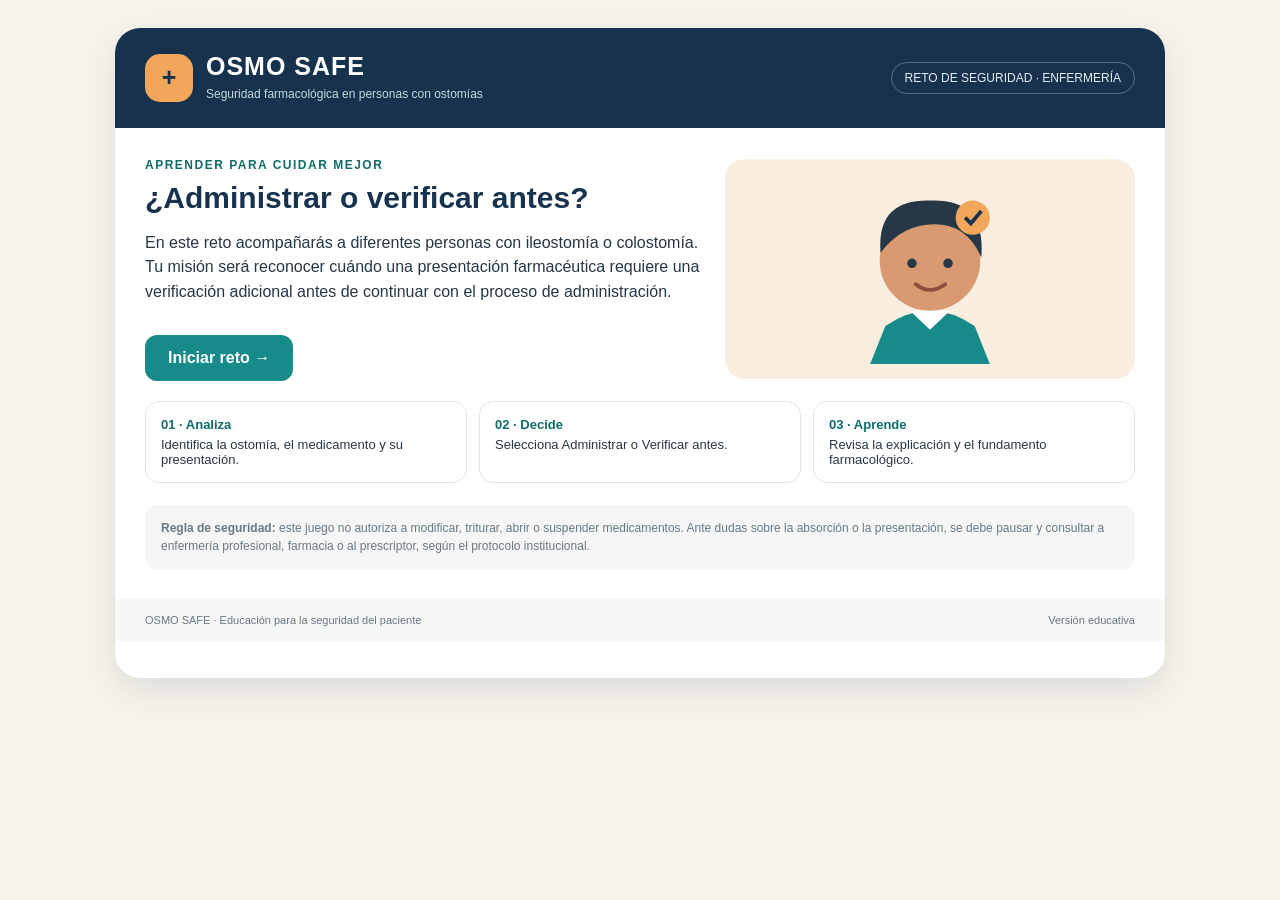
<file: index.html>
<!DOCTYPE html>
<html lang="es">
<head>
  <meta charset="UTF-8">
  <meta name="viewport" content="width=device-width, initial-scale=1.0">
  <title>OSMO SAFE | Seguridad farmacológica</title>
  <link rel="stylesheet" href="style.css?v=2">
</head>
<body>
  <div class="app">
    <header>
      <div class="brand">
        <div class="logo">+</div>
        <div>
          <h1>OSMO SAFE</h1>
          <p>Seguridad farmacológica en personas con ostomías</p>
        </div>
      </div>
      <div class="header-tag">RETO DE SEGURIDAD · ENFERMERÍA</div>
    </header>

    <main>
      <section class="screen active" id="start">
        <div class="intro">
          <div>
            <div class="eyebrow">Aprender para cuidar mejor</div>
            <h2>¿Administrar o verificar antes?</h2>
            <p>En este reto acompañarás a diferentes personas con ileostomía o colostomía. Tu misión será reconocer cuándo una presentación farmacéutica requiere una verificación adicional antes de continuar con el proceso de administración.</p>
            <button class="primary" onclick="startGame()">Iniciar reto →</button>
          </div>
          <div class="character-large">
            <svg viewBox="0 0 200 200" role="img" aria-label="Personaje ilustrado">
              <circle cx="100" cy="91" r="53" fill="#d99a72"/>
              <path d="M48 83 Q43 25 103 28 Q159 27 154 88 Q139 53 105 53 Q70 53 48 83" fill="#263746"/>
              <circle cx="81" cy="94" r="5" fill="#263746"/>
              <circle cx="119" cy="94" r="5" fill="#263746"/>
              <path d="M85 116 Q100 128 116 116" stroke="#8d4e3e" stroke-width="4" fill="none" stroke-linecap="round"/>
              <path d="M53 160 Q100 128 147 160 L163 200 L37 200Z" fill="#168b8a"/>
              <path d="M79 144 L100 164 L121 144" fill="#fff"/>
              <circle cx="145" cy="46" r="18" fill="#f2a65a"/>
              <path d="M137 46 L143 52 L154 39" stroke="#17324d" stroke-width="4" fill="none"/>
            </svg>
          </div>
        </div>
        <div class="rules">
          <div class="rule"><strong>01 · Analiza</strong>Identifica la ostomía, el medicamento y su presentación.</div>
          <div class="rule"><strong>02 · Decide</strong>Selecciona Administrar o Verificar antes.</div>
          <div class="rule"><strong>03 · Aprende</strong>Revisa la explicación y el fundamento farmacológico.</div>
        </div>
        <div class="note">
          <strong>Regla de seguridad:</strong> este juego no autoriza a modificar, triturar, abrir o suspender medicamentos. Ante dudas sobre la absorción o la presentación, se debe pausar y consultar a enfermería profesional, farmacia o al prescriptor, según el protocolo institucional.
        </div>
      </section>

      <section class="screen" id="game">
        <div class="topline">
          <span class="eyebrow">Reto de situaciones clínicas</span>
          <span class="counter" id="counter">Situación 1 de 12</span>
        </div>
        <div class="progress-wrap">
          <div class="progress" id="progress"></div>
        </div>
        <div class="case-layout">
          <aside class="person">
            <div id="avatar"></div>
            <h3 id="personName">María</h3>
            <small>Persona con ostomía</small>
          </aside>
          <div class="case">
            <div class="tags">
              <span class="tag" id="ostomy">ILEOSTOMÍA</span>
              <span class="tag orange" id="category">Presentación oral</span>
            </div>
            <h2 id="caseTitle"></h2>
            <p class="scenario" id="scenario"></p>
            <div class="med-box">
              <strong id="medicine"></strong>
              <span id="presentation"></span>
            </div>
            <div class="question">¿Qué decisión es la más segura en este momento?</div>
            <div class="choices" id="choices">
              <button class="choice admin" onclick="answer('administrar')">✓ Administrar</button>
              <button class="choice verify" onclick="answer('verificar')">! Verificar antes</button>
            </div>
            <div class="feedback" id="feedback">
              <h3 id="feedbackTitle"></h3>
              <p id="feedbackText"></p>
              <p class="learning" id="learningPoint"></p>
              <div class="actions">
                <button class="primary" onclick="nextCase()" id="nextButton">Siguiente →</button>
              </div>
            </div>
          </div>
        </div>
      </section>

      <section class="screen" id="finish">
        <div class="finish">
          <div class="eyebrow">Reto completado</div>
          <h2>¡Terminaste OSMO SAFE!</h2>
          <p>Revisa tu resultado y recuerda que la seguridad comienza al reconocer cuándo se necesita verificar.</p>
          <div class="score-circle" id="score">0/12</div>
          <h3 id="scoreMessage"></h3>
          <div class="summary" id="summary"></div>
          <button class="primary" onclick="startGame()">Volver a jugar ↻</button>
        </div>
      </section>
    </main>
    <footer>
      <span>OSMO SAFE · Educación para la seguridad del paciente</span>
      <span>Versión educativa</span>
    </footer>
  </div>

  <script src="main.js?v=2"></script>
</body>
</html>
</file>
<file: style.css>
:root {
  --navy: #17324d;
  --teal: #168b8a;
  --teal-dark: #106b6b;
  --cream: #f7f4eb;
  --orange: #f2a65a;
  --ink: #263746;
  --muted: #687985;
  --white: #fff;
  --green: #23845b;
  --border: #dce5e3;
  --shadow: 0 12px 35px rgba(23,50,77,.12);
}

* { box-sizing: border-box; }

body {
  margin: 0;
  font-family: Arial, Helvetica, sans-serif;
  background: var(--cream);
  color: var(--ink);
}

button { font: inherit; cursor: pointer; }

.app {
  width: min(1050px, 94%);
  margin: 28px auto;
  background: #fff;
  border-radius: 25px;
  overflow: hidden;
  box-shadow: var(--shadow);
  min-height: 650px;
}

header {
  background: var(--navy);
  color: #fff;
  padding: 24px 30px;
  display: flex;
  justify-content: space-between;
  align-items: center;
  gap: 15px;
}

.brand { display: flex; align-items: center; gap: 13px; }

.logo {
  width: 48px;
  height: 48px;
  border-radius: 15px;
  display: grid;
  place-items: center;
  background: var(--orange);
  color: var(--navy);
  font-size: 25px;
  font-weight: 900;
}

.brand h1 { margin: 0; font-size: 25px; letter-spacing: 1px; }
.brand p { margin: 4px 0 0; font-size: 12px; color: #c7d7df; }

.header-tag {
  border: 1px solid #547085;
  border-radius: 30px;
  padding: 8px 13px;
  font-size: 12px;
  color: #e2edf1;
}

main { padding: 30px; }

.screen { display: none; }
.screen.active { display: block; }

.eyebrow {
  color: var(--teal-dark);
  font-size: 12px;
  font-weight: bold;
  text-transform: uppercase;
  letter-spacing: 1.5px;
}

h2 { color: var(--navy); font-size: 30px; margin: 9px 0 12px; }
p { line-height: 1.55; }

.intro {
  display: grid;
  grid-template-columns: 1.15fr .85fr;
  gap: 25px;
  align-items: center;
}

.intro-card {
  background: #edf6f3;
  border-radius: 20px;
  padding: 25px;
}

.character-large {
  min-height: 220px;
  display: grid;
  place-items: center;
  background: #f9eee0;
  border-radius: 20px;
}

.character-large svg { width: 190px; height: 190px; }

.primary {
  border: 0;
  background: var(--teal);
  color: white;
  padding: 14px 23px;
  border-radius: 12px;
  font-weight: bold;
  margin-top: 14px;
}

.primary:hover { background: var(--teal-dark); }

.rules {
  display: grid;
  grid-template-columns: repeat(3, 1fr);
  gap: 12px;
  margin: 20px 0;
}

.rule {
  background: #fff;
  border: 1px solid var(--border);
  padding: 15px;
  border-radius: 14px;
  font-size: 13px;
}

.rule strong {
  display: block;
  color: var(--teal-dark);
  margin-bottom: 5px;
}

.topline {
  display: flex;
  justify-content: space-between;
  align-items: center;
  gap: 12px;
  margin-bottom: 15px;
}

.progress-wrap {
  height: 9px;
  background: #e8efed;
  border-radius: 20px;
  overflow: hidden;
  margin: 12px 0 22px;
}

.progress {
  height: 100%;
  width: 0;
  background: var(--orange);
  transition: width .3s ease;
}

.counter {
  font-size: 13px;
  color: var(--muted);
  font-weight: bold;
}

.case-layout {
  display: grid;
  grid-template-columns: 210px 1fr;
  gap: 22px;
  align-items: stretch;
}

.person {
  background: #f1f7f5;
  border-radius: 20px;
  padding: 17px;
  text-align: center;
  display: flex;
  flex-direction: column;
  justify-content: center;
  align-items: center;
}

.person svg { width: 145px; height: 155px; }
.person h3 { margin: 8px 0 3px; color: var(--navy); }
.person small { color: var(--muted); }

.case {
  border: 1px solid var(--border);
  border-radius: 20px;
  padding: 23px;
}

.tags {
  display: flex;
  flex-wrap: wrap;
  gap: 8px;
  margin-bottom: 16px;
}

.tag {
  background: #e9f3f1;
  color: var(--teal-dark);
  padding: 7px 11px;
  border-radius: 30px;
  font-size: 12px;
  font-weight: bold;
}

.tag.orange {
  background: #fff0df;
  color: #985a1e;
}

.case h2 { font-size: 24px; margin: 0 0 12px; }
.scenario { font-size: 16px; margin: 0 0 17px; }

.med-box {
  background: #f8f7f1;
  border-left: 4px solid var(--orange);
  border-radius: 9px;
  padding: 13px 15px;
  margin: 15px 0;
}

.med-box strong { display: block; color: var(--navy); margin-bottom: 5px; }
.med-box span { font-size: 14px; line-height: 1.5; }

.question { font-weight: bold; color: var(--navy); margin: 20px 0 12px; }

.choices {
  display: grid;
  grid-template-columns: 1fr 1fr;
  gap: 12px;
}

.choice {
  padding: 16px;
  border-radius: 13px;
  border: 2px solid var(--border);
  background: white;
  font-weight: bold;
  color: var(--navy);
  transition: .2s;
}

.choice:hover { border-color: var(--teal); background: #f1f9f7; }
.choice.admin { border-color: #b9ddce; }
.choice.verify { border-color: #f1d2a9; }

.feedback {
  display: none;
  margin-top: 18px;
  padding: 18px;
  border-radius: 14px;
  line-height: 1.55;
}

.feedback.show { display: block; }
.feedback.correct { background: #e8f5ee; border: 1px solid #b8ddc7; }
.feedback.incorrect { background: #fff1e8; border: 1px solid #f0c5a6; }

.feedback h3 { margin: 0 0 7px; font-size: 17px; }
.feedback p { margin: 7px 0; font-size: 14px; }
.feedback .learning { font-weight: bold; color: var(--navy); }

.actions {
  display: flex;
  justify-content: flex-end;
  gap: 10px;
  margin-top: 16px;
}

.note {
  font-size: 12px;
  color: var(--muted);
  background: #f5f6f5;
  padding: 14px 16px;
  border-radius: 12px;
  margin-top: 22px;
  line-height: 1.5;
}

.finish { text-align: center; padding: 30px 15px; }

.score-circle {
  width: 145px;
  height: 145px;
  border-radius: 50%;
  margin: 20px auto;
  background: #e8f5f0;
  display: grid;
  place-items: center;
  color: var(--teal-dark);
  font-size: 38px;
  font-weight: bold;
  border: 8px solid #c5e6d9;
}

.summary {
  max-width: 620px;
  margin: 20px auto;
  background: #f5f7f5;
  padding: 18px;
  border-radius: 15px;
  text-align: left;
}

footer {
  padding: 15px 30px;
  background: #f5f7f5;
  color: var(--muted);
  font-size: 11px;
  display: flex;
  justify-content: space-between;
  gap: 10px;
}

@media(max-width: 700px) {
  .intro, .case-layout { grid-template-columns: 1fr; }
  .rules { grid-template-columns: 1fr; }
  .person { min-height: 180px; }
  .person svg { height: 120px; }
  header { padding: 18px; }
  main { padding: 20px; }
  .header-tag { display: none; }
  h2 { font-size: 25px; }
}
</file>
